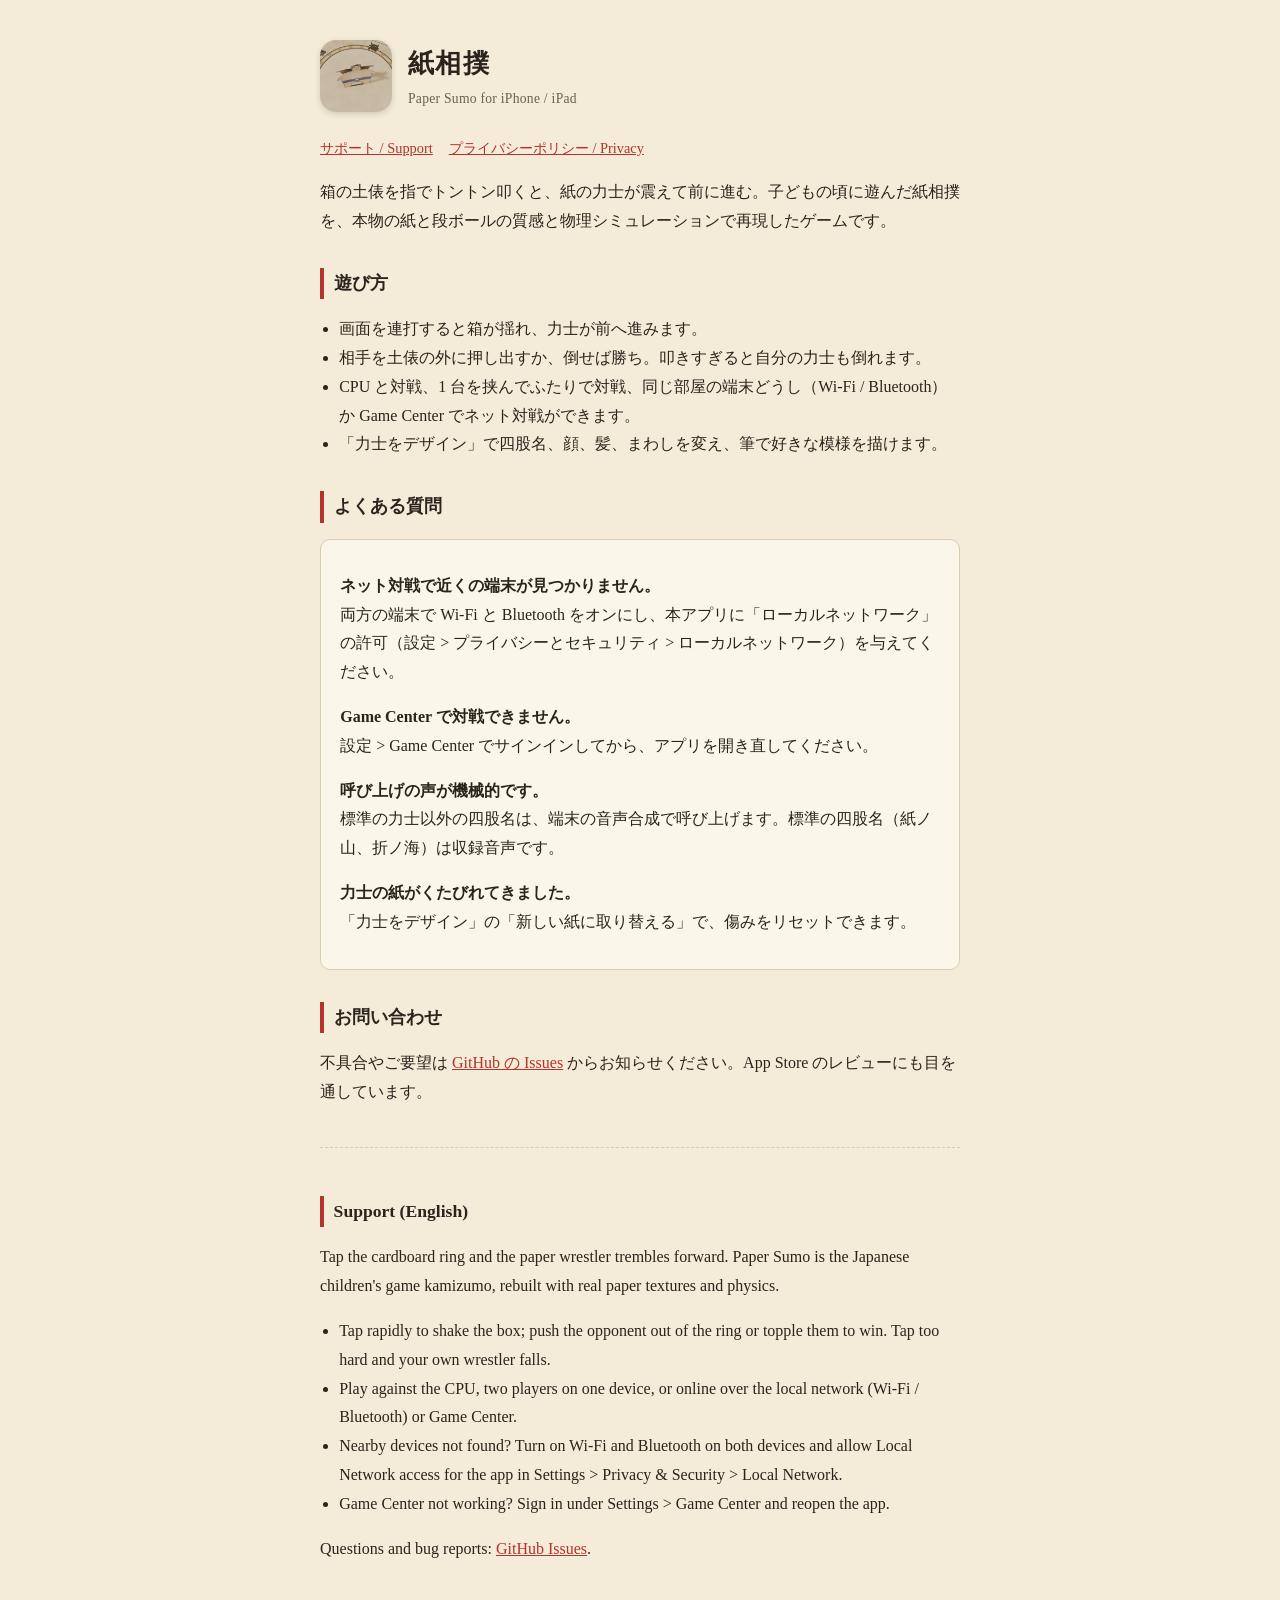
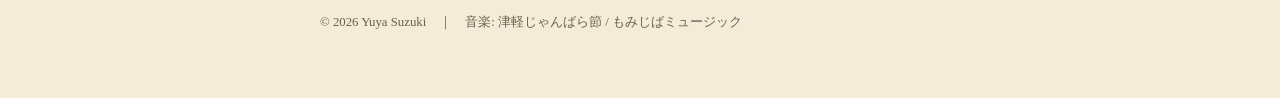
<file: index.html>
<!doctype html>
<html lang="ja">
<head>
<meta charset="utf-8">
<meta name="viewport" content="width=device-width, initial-scale=1, viewport-fit=cover">
<title>紙相撲 サポート / Paper Sumo Support</title>
<link rel="stylesheet" href="style.css">
<link rel="icon" href="icon.png">
</head>
<body>
<main>
<header><img src="icon.png" alt=""><h1>紙相撲<small>Paper Sumo for iPhone / iPad</small></h1></header>
<nav><a href="index.html">サポート / Support</a><a href="privacy.html">プライバシーポリシー / Privacy</a></nav>

<p>箱の土俵を指でトントン叩くと、紙の力士が震えて前に進む。子どもの頃に遊んだ紙相撲を、本物の紙と段ボールの質感と物理シミュレーションで再現したゲームです。</p>

<h2>遊び方</h2>
<ul>
<li>画面を連打すると箱が揺れ、力士が前へ進みます。</li>
<li>相手を土俵の外に押し出すか、倒せば勝ち。叩きすぎると自分の力士も倒れます。</li>
<li>CPU と対戦、1 台を挟んでふたりで対戦、同じ部屋の端末どうし（Wi-Fi / Bluetooth）か Game Center でネット対戦ができます。</li>
<li>「力士をデザイン」で四股名、顔、髪、まわしを変え、筆で好きな模様を描けます。</li>
</ul>

<h2>よくある質問</h2>
<div class="card">
<p><strong>ネット対戦で近くの端末が見つかりません。</strong><br>両方の端末で Wi-Fi と Bluetooth をオンにし、本アプリに「ローカルネットワーク」の許可（設定 &gt; プライバシーとセキュリティ &gt; ローカルネットワーク）を与えてください。</p>
<p><strong>Game Center で対戦できません。</strong><br>設定 &gt; Game Center でサインインしてから、アプリを開き直してください。</p>
<p><strong>呼び上げの声が機械的です。</strong><br>標準の力士以外の四股名は、端末の音声合成で呼び上げます。標準の四股名（紙ノ山、折ノ海）は収録音声です。</p>
<p><strong>力士の紙がくたびれてきました。</strong><br>「力士をデザイン」の「新しい紙に取り替える」で、傷みをリセットできます。</p>
</div>

<h2>お問い合わせ</h2>
<p>不具合やご要望は <a href="https://github.com/yuya847/paper-sumo-support/issues">GitHub の Issues</a> からお知らせください。App Store のレビューにも目を通しています。</p>

<section class="en" lang="en">
<h2>Support (English)</h2>
<p>Tap the cardboard ring and the paper wrestler trembles forward. Paper Sumo is the Japanese children's game kamizumo, rebuilt with real paper textures and physics.</p>
<ul>
<li>Tap rapidly to shake the box; push the opponent out of the ring or topple them to win. Tap too hard and your own wrestler falls.</li>
<li>Play against the CPU, two players on one device, or online over the local network (Wi-Fi / Bluetooth) or Game Center.</li>
<li>Nearby devices not found? Turn on Wi-Fi and Bluetooth on both devices and allow Local Network access for the app in Settings &gt; Privacy &amp; Security &gt; Local Network.</li>
<li>Game Center not working? Sign in under Settings &gt; Game Center and reopen the app.</li>
</ul>
<p>Questions and bug reports: <a href="https://github.com/yuya847/paper-sumo-support/issues">GitHub Issues</a>.</p>
</section>

<footer>© 2026 Yuya Suzuki　｜　音楽: 津軽じゃんばら節 / もみじばミュージック</footer>
</main>
</body>
</html>
</file>
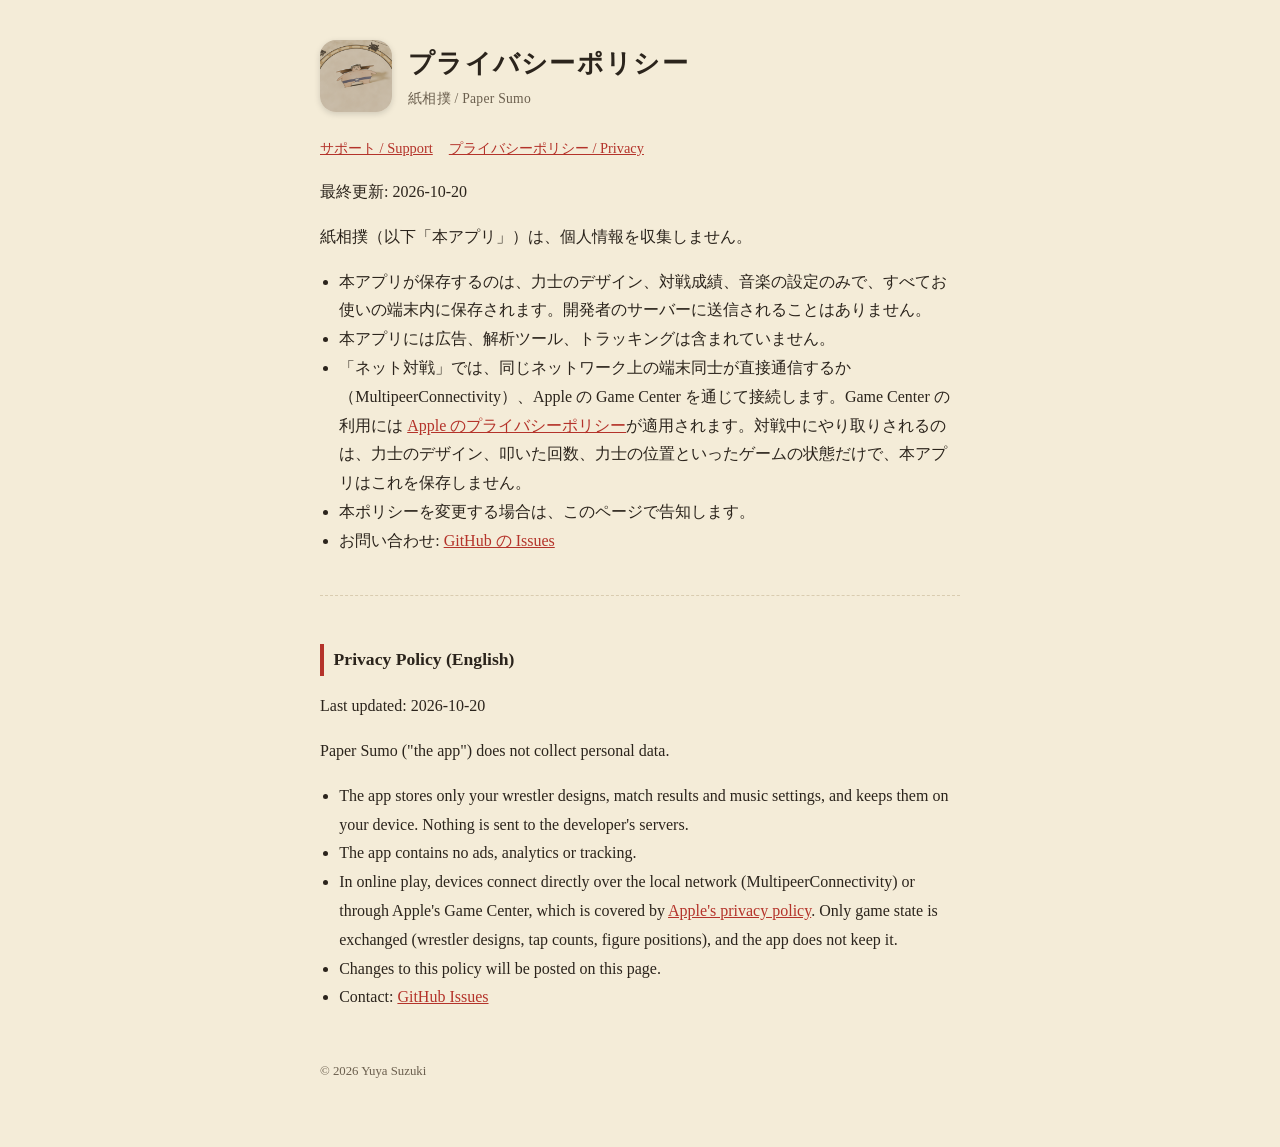
<file: privacy.html>
<!doctype html>
<html lang="ja">
<head>
<meta charset="utf-8">
<meta name="viewport" content="width=device-width, initial-scale=1, viewport-fit=cover">
<title>紙相撲 プライバシーポリシー / Paper Sumo Privacy Policy</title>
<link rel="stylesheet" href="style.css">
<link rel="icon" href="icon.png">
</head>
<body>
<main>
<header><img src="icon.png" alt=""><h1>プライバシーポリシー<small>紙相撲 / Paper Sumo</small></h1></header>
<nav><a href="index.html">サポート / Support</a><a href="privacy.html">プライバシーポリシー / Privacy</a></nav>

<p>最終更新: 2026-10-20</p>
<p>紙相撲（以下「本アプリ」）は、個人情報を収集しません。</p>
<ul>
<li>本アプリが保存するのは、力士のデザイン、対戦成績、音楽の設定のみで、すべてお使いの端末内に保存されます。開発者のサーバーに送信されることはありません。</li>
<li>本アプリには広告、解析ツール、トラッキングは含まれていません。</li>
<li>「ネット対戦」では、同じネットワーク上の端末同士が直接通信するか（MultipeerConnectivity）、Apple の Game Center を通じて接続します。Game Center の利用には <a href="https://www.apple.com/legal/privacy/">Apple のプライバシーポリシー</a>が適用されます。対戦中にやり取りされるのは、力士のデザイン、叩いた回数、力士の位置といったゲームの状態だけで、本アプリはこれを保存しません。</li>
<li>本ポリシーを変更する場合は、このページで告知します。</li>
<li>お問い合わせ: <a href="https://github.com/yuya847/paper-sumo-support/issues">GitHub の Issues</a></li>
</ul>

<section class="en" lang="en">
<h2>Privacy Policy (English)</h2>
<p>Last updated: 2026-10-20</p>
<p>Paper Sumo ("the app") does not collect personal data.</p>
<ul>
<li>The app stores only your wrestler designs, match results and music settings, and keeps them on your device. Nothing is sent to the developer's servers.</li>
<li>The app contains no ads, analytics or tracking.</li>
<li>In online play, devices connect directly over the local network (MultipeerConnectivity) or through Apple's Game Center, which is covered by <a href="https://www.apple.com/legal/privacy/">Apple's privacy policy</a>. Only game state is exchanged (wrestler designs, tap counts, figure positions), and the app does not keep it.</li>
<li>Changes to this policy will be posted on this page.</li>
<li>Contact: <a href="https://github.com/yuya847/paper-sumo-support/issues">GitHub Issues</a></li>
</ul>
</section>

<footer>© 2026 Yuya Suzuki</footer>
</main>
</body>
</html>
</file>
<file: style.css>
:root{--bg:#f4ecd8;--fg:#2b241c;--muted:#6b5f4e;--accent:#b4332a;--card:#fbf6ea;--line:#d9ccb0}
*{box-sizing:border-box}
body{margin:0;background:var(--bg);color:var(--fg);font-family:"Hiragino Mincho ProN","Yu Mincho","Noto Serif JP",Georgia,serif;line-height:1.8;padding:0 max(16px,env(safe-area-inset-left)) 0 max(16px,env(safe-area-inset-right))}
main{max-width:40rem;margin:0 auto;padding:2.5rem 0 4rem}
header{display:flex;align-items:center;gap:1rem;margin-bottom:1.5rem}
header img{width:72px;height:72px;border-radius:16px;box-shadow:0 2px 6px rgba(0,0,0,.15)}
h1{font-size:1.6rem;margin:0;letter-spacing:.05em}
h1 small{display:block;font-size:.85rem;color:var(--muted);font-weight:normal;letter-spacing:.02em}
h2{font-size:1.1rem;border-left:4px solid var(--accent);padding-left:.6rem;margin:2rem 0 .6rem}
nav{font-size:.9rem;margin-bottom:1rem}
nav a{color:var(--accent);margin-right:1rem}
a{color:var(--accent)}
.card{background:var(--card);border:1px solid var(--line);border-radius:10px;padding:1rem 1.2rem;margin:1rem 0}
.en{border-top:1px dashed var(--line);margin-top:2.5rem;padding-top:1rem;font-family:Georgia,"Times New Roman",serif}
ul{padding-left:1.2rem}
footer{color:var(--muted);font-size:.8rem;margin-top:3rem}
</file>
